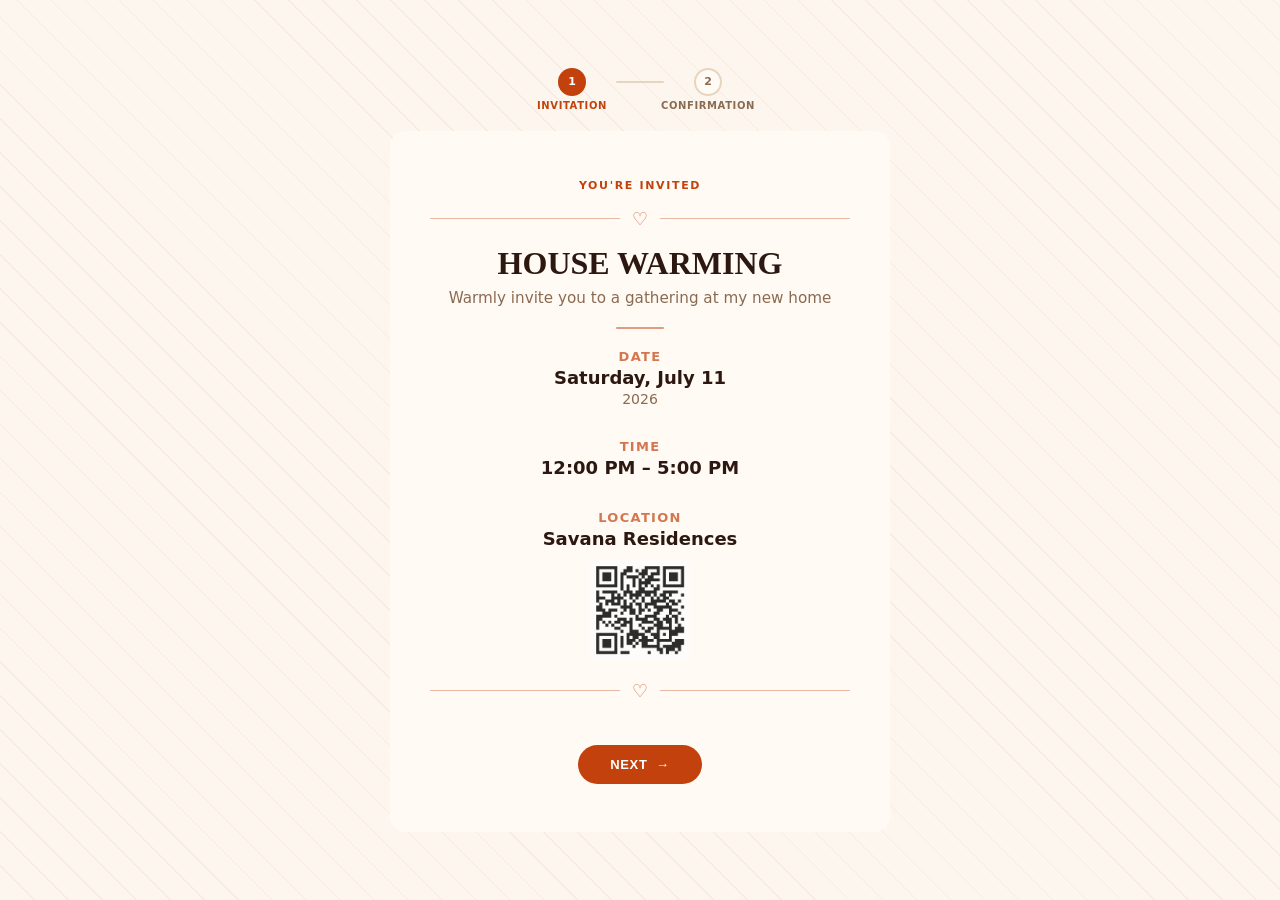
<file: index.html>
<!DOCTYPE html>
<html lang="en">
<head>
  <meta charset="UTF-8">
  <meta name="viewport" content="width=device-width, initial-scale=1.0">
  <title>You're Invited</title>
  <link rel="stylesheet" href="style.css">
</head>
<body>

<div class="stepper" id="stepper" role="list" aria-label="Progress">
  <div class="step active" id="step-1" role="listitem" aria-current="step">
    <div class="step-dot">1</div>
    <div class="step-label">Invitation</div>
  </div>
  <div class="step-connector" id="step-connector" aria-hidden="true"></div>
  <div class="step" id="step-2" role="listitem">
    <div class="step-dot">2</div>
    <div class="step-label">Confirmation</div>
  </div>
</div>

<div class="stage">
  <div class="slider" id="slider">

    <!-- ── Screen 1: Invitation ── -->
    <div class="screen">
      <div class="card">
        <div class="card-tag">You're Invited</div>

        <div class="ornament"><span class="ornament-icon" aria-hidden="true">♡</span></div>

        <h1 class="card-title">HOUSE WARMING</h1>
        <div class="card-subtitle">Warmly invite you to a gathering at my new home</div>

        <div class="card-divider"></div>

        <div class="card-detail-row">
          <div class="card-detail">
            <div class="card-detail-label">Date</div>
            <div class="card-detail-value">Saturday, July 11</div>
            <div class="card-detail-sub">2026</div>
          </div>
          <div class="card-detail">
            <div class="card-detail-label">Time</div>
            <div class="card-detail-value">12:00 PM – 5:00 PM</div>
          </div>
          <div class="card-detail">
            <div class="card-detail-label">Location</div>
            <div class="card-detail-value">Savana Residences</div>
            <a href="https://maps.app.goo.gl/u3qArFkxS1By2aj66" target="_blank">
              <img src="qrcode.png" alt="Location QR Code" class="qr-img" onerror="this.style.display='none';this.nextElementSibling.style.display='block'">
            </a>
            <a href="https://maps.app.goo.gl/u3qArFkxS1By2aj66" target="_blank" class="qr-fallback" style="display:none">View on Google Maps</a>
          </div>
        </div>

        <div class="ornament"><span class="ornament-icon" aria-hidden="true">♡</span></div>

        <button class="card-rsvp-btn" onclick="goToRsvp()">
          Next &nbsp;→
        </button>
      </div>
    </div>

    <!-- ── Screen 2: RSVP ── -->
    <div class="screen">
      <div class="card">
        <button class="rsvp-back" onclick="goToInvite()">← Back to invitation</button>

        <div class="ornament"><span class="ornament-icon" aria-hidden="true">♡</span></div>
        <h2 class="rsvp-card-title">Will you be joining us?</h2>
        <div class="rsvp-card-sub">Please confirm your attendance by filling in the details below.</div>

        <form id="rsvp-form-body" onsubmit="submitRsvp(); return false;">
          <div class="rsvp-fields">

            <fieldset class="rsvp-field" style="border:none;padding:0;min-width:0">
              <legend class="rsvp-label">Attendance</legend>
              <div class="rsvp-attend-row">
                <label class="rsvp-attend-opt">
                  <input type="radio" name="attend" value="yes" checked>
                  <span class="rsvp-attend-label">✓ &nbsp;Joyfully accepts</span>
                </label>
                <label class="rsvp-attend-opt">
                  <input type="radio" name="attend" value="no">
                  <span class="rsvp-attend-label">✕ &nbsp;Regretfully declines</span>
                </label>
              </div>
            </fieldset>

            <div class="rsvp-field">
              <label class="rsvp-label" for="rsvp-name">Guest name</label>
              <input id="rsvp-name" class="rsvp-input" type="text" placeholder="Your full name">
            </div>

            <div class="rsvp-field" id="field-guests">
              <label class="rsvp-label" for="rsvp-guests">Total attendees</label>
              <input id="rsvp-guests" class="rsvp-input" type="number" min="1" max="20" placeholder="e.g. 2">
            </div>

            <div class="rsvp-field" id="field-arrive">
              <label class="rsvp-label" for="rsvp-arrive">Estimated arrival time</label>
              <input id="rsvp-arrive" class="rsvp-input" type="time" value="12:00">
            </div>

          </div>

          <button type="submit" class="rsvp-submit" id="rsvp-submit-btn">
            <span class="btn-text">Confirm</span>
          </button>
          <p id="rsvp-error" role="alert" style="display:none;color:var(--accent);text-align:center;margin-top:.75rem;font-size:.9rem;">Something went wrong — please try again.</p>
        </form>

        <!-- success / decline screen -->
        <div class="rsvp-confirm" id="rsvp-confirm">
          <div class="confetti-wrap" id="confetti-wrap" aria-hidden="true"></div>

          <svg class="success-icon" id="success-icon" viewBox="0 0 52 52" fill="none" aria-hidden="true">
            <circle cx="26" cy="26" r="24"/>
            <path d="M15 27 l8 8 l14-16"/>
          </svg>

          <div class="success-title" id="success-title" tabindex="-1">You're confirmed!</div>
          <p class="success-msg" id="rsvp-confirm-msg">We look forward to celebrating with you.</p>
          <div class="success-pills" id="success-pills"></div>
          <button class="rsvp-edit-link" onclick="editRsvp()">Edit response</button>
        </div>

      </div>
    </div>

  </div><!-- /slider -->
</div><!-- /stage -->

<script src="script.js"></script>
</body>
</html>
</file>
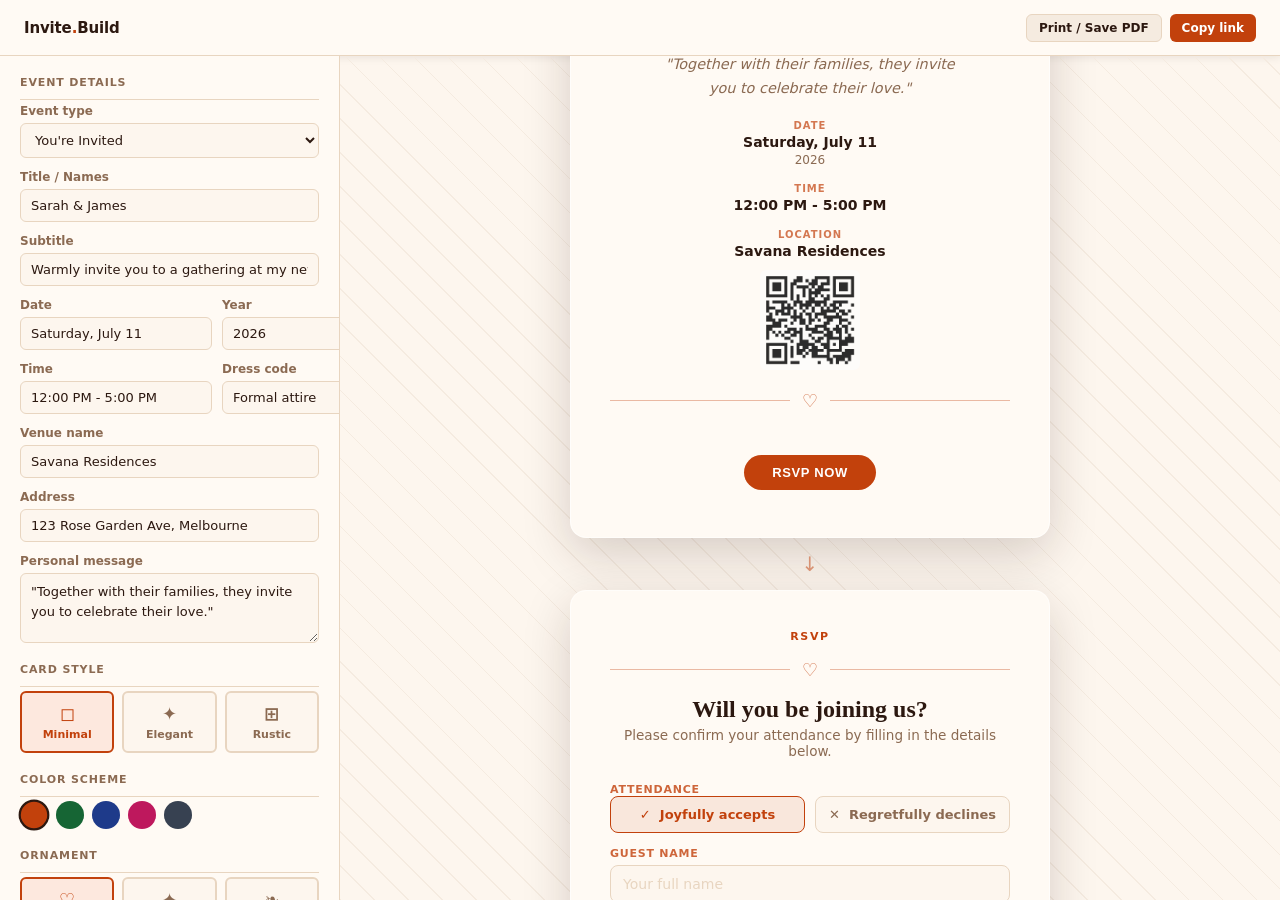
<file: builder.html>
<!DOCTYPE html>
<html lang="en">
<head>
  <meta charset="UTF-8">
  <meta name="viewport" content="width=device-width, initial-scale=1.0">
  <title>Invitation Builder</title>
  <style>
    *, *::before, *::after { box-sizing: border-box; margin: 0; padding: 0; }

    /* ── Warm & Earthy tokens ── */
    :root {
      --bg:           #fdf6ee;
      --surface:      #fffaf4;
      --subtle:       #f5ebe0;
      --border:       #e8d5c0;
      --text:         #2c1810;
      --text-muted:   #8b6a52;
      --accent:       #c2410c;
      --accent-h:     #9a3412;
      --accent-light: #fde8de;
      --radius-sm:    6px;
      --radius:       12px;
      --radius-lg:    20px;
      --shadow:       0 2px 8px rgb(44 24 16/.08);
      --shadow-md:    0 6px 20px rgb(44 24 16/.12);
      --shadow-lg:    0 16px 48px rgb(44 24 16/.18);
    }

    body {
      font-family: system-ui, -apple-system, sans-serif;
      background: var(--bg);
      color: var(--text);
      min-height: 100vh;
      display: grid;
      grid-template-rows: 56px 1fr;
    }

    /* ── Header ── */
    header {
      display: flex;
      align-items: center;
      justify-content: space-between;
      padding: 0 24px;
      background: var(--surface);
      border-bottom: 1px solid var(--border);
      box-shadow: var(--shadow);
    }
    .brand { font-weight: 700; font-size: 15px; color: var(--text); letter-spacing: -.01em; }
    .brand span { color: var(--accent); }
    .header-actions { display: flex; gap: 8px; }

    /* ── Layout ── */
    .workspace {
      display: grid;
      grid-template-columns: 340px 1fr;
      overflow: hidden;
      height: calc(100vh - 56px);
    }

    /* ── Editor panel ── */
    .editor {
      background: var(--surface);
      border-right: 1px solid var(--border);
      overflow-y: auto;
      padding: 20px;
      display: flex;
      flex-direction: column;
      gap: 20px;
    }

    .section-head {
      font-size: 11px;
      font-weight: 700;
      letter-spacing: .08em;
      text-transform: uppercase;
      color: var(--text-muted);
      padding-bottom: 10px;
      border-bottom: 1px solid var(--border);
      margin-bottom: 4px;
    }

    .field-group { display: flex; flex-direction: column; gap: 12px; }

    .field { display: flex; flex-direction: column; gap: 5px; }
    label { font-size: 12px; font-weight: 600; color: var(--text-muted); }
    input, textarea, select {
      padding: 8px 10px;
      border: 1px solid var(--border);
      border-radius: var(--radius-sm);
      background: var(--bg);
      color: var(--text);
      font-size: 13px;
      font-family: inherit;
      outline: none;
      transition: border-color 150ms, box-shadow 150ms;
    }
    input:focus, textarea:focus, select:focus {
      border-color: var(--accent);
      box-shadow: 0 0 0 3px color-mix(in srgb, var(--accent) 15%, transparent);
    }
    input::placeholder, textarea::placeholder { color: var(--border); }
    textarea { resize: vertical; min-height: 70px; line-height: 1.5; }

    .row-2 { display: grid; grid-template-columns: 1fr 1fr; gap: 10px; }

    /* ── Style picker ── */
    .style-grid { display: grid; grid-template-columns: repeat(3, 1fr); gap: 8px; }
    .style-opt {
      position: relative;
      cursor: pointer;
    }
    .style-opt input {
      position: absolute;
      opacity: 0;
      width: 1px; height: 1px;
      overflow: hidden; clip: rect(0,0,0,0); white-space: nowrap;
    }
    .style-opt input:focus-visible + .style-thumb {
      outline: 2px solid var(--accent);
      outline-offset: 2px;
    }
    .style-thumb {
      display: flex;
      flex-direction: column;
      align-items: center;
      justify-content: center;
      gap: 4px;
      padding: 10px 6px;
      border: 2px solid var(--border);
      border-radius: var(--radius-sm);
      font-size: 11px;
      font-weight: 600;
      color: var(--text-muted);
      background: var(--bg);
      cursor: pointer;
      transition: border-color 150ms, color 150ms, background 150ms;
      text-align: center;
    }
    .style-thumb .thumb-icon { font-size: 18px; }
    .style-opt input:checked + .style-thumb {
      border-color: var(--accent);
      color: var(--accent);
      background: var(--accent-light);
    }

    /* ── Color swatch picker ── */
    .swatch-row { display: flex; gap: 8px; flex-wrap: wrap; }
    .swatch {
      width: 28px; height: 28px;
      border-radius: 50%;
      cursor: pointer;
      border: 2px solid transparent;
      transition: transform 150ms, border-color 150ms;
      padding: 0;
    }
    .swatch:hover { transform: scale(1.15); }
    .swatch.active { border-color: var(--text); transform: scale(1.1); }

    /* ── Buttons ── */
    .btn {
      display: inline-flex; align-items: center; gap: 6px;
      padding: 8px 16px;
      border-radius: var(--radius-sm);
      font-size: 13px; font-weight: 600;
      cursor: pointer; border: none;
      transition: background 150ms, transform 80ms;
      font-family: inherit;
    }
    .btn:active { transform: translateY(1px); }
    .btn-primary { background: var(--accent); color: #fff; }
    .btn-primary:hover { background: var(--accent-h); }
    .btn-secondary { background: var(--subtle); color: var(--text); border: 1px solid var(--border); }
    .btn-secondary:hover { background: var(--border); }
    .btn-sm { padding: 6px 12px; font-size: 12px; }
    .btn-full { width: 100%; justify-content: center; }

    /* ── Preview panel ── */
    .preview {
      display: flex;
      flex-direction: column;
      align-items: center;
      justify-content: center;
      padding: 40px 32px;
      overflow-y: auto;
      gap: 16px;
      background: repeating-linear-gradient(
        45deg,
        var(--subtle) 0px, var(--subtle) 1px,
        transparent 1px, transparent 24px
      );
    }

    .preview-label {
      font-size: 11px; font-weight: 600;
      letter-spacing: .08em; text-transform: uppercase;
      color: var(--text-muted);
    }

    /* ── The invitation card ── */
    .card-wrap {
      width: 100%;
      max-width: 480px;
      perspective: 1000px;
    }

    .invite-card {
      background: var(--card-bg, #fffaf4);
      border-radius: 16px;
      box-shadow: var(--shadow-lg);
      padding: 48px 40px;
      text-align: center;
      position: relative;
      overflow: hidden;
      transition: transform 400ms cubic-bezier(.25,.8,.25,1);
    }
    .invite-card:hover { transform: translateY(-4px); }

    /* decorative top border */
    .invite-card::before {
      content: '';
      position: absolute;
      inset: 0;
      border-radius: 16px;
      border: 1px solid rgba(255,255,255,.6);
      pointer-events: none;
    }

    /* Ornament line */
    .ornament {
      display: flex; align-items: center; gap: 12px;
      margin: 16px 0;
      color: var(--card-accent, #c2410c);
    }
    .ornament::before, .ornament::after {
      content: ''; flex: 1;
      height: 1px;
      background: currentColor;
      opacity: .35;
    }
    .ornament-icon { font-size: 18px; opacity: .7; }

    .card-tag {
      font-size: 11px; font-weight: 700;
      letter-spacing: .15em; text-transform: uppercase;
      color: var(--card-accent, #c2410c);
      margin-bottom: 10px;
    }

    .card-title {
      font-size: 2rem; font-weight: 700;
      line-height: 1.15;
      color: var(--card-text, #2c1810);
      margin-bottom: 8px;
      font-family: Georgia, 'Times New Roman', serif;
    }

    .card-subtitle {
      font-size: .95rem;
      color: var(--card-muted, #8b6a52);
      margin-bottom: 4px;
    }

    .card-divider {
      margin: 20px auto;
      width: 48px; height: 2px;
      background: var(--card-accent, #c2410c);
      border-radius: 99px;
      opacity: .5;
    }

    .card-detail-row {
      display: flex; flex-direction: column; align-items: center; gap: 16px;
      margin: 20px 0;
    }
    .card-detail {
      display: flex; flex-direction: column; gap: 3px;
    }
    .card-detail-label {
      font-size: 10px; font-weight: 700;
      letter-spacing: .1em; text-transform: uppercase;
      color: var(--card-accent, #c2410c);
      opacity: .7;
    }
    .card-detail-value {
      font-size: 14px; font-weight: 600;
      color: var(--card-text, #2c1810);
    }
    .card-detail-sub {
      font-size: 12px;
      color: var(--card-muted, #8b6a52);
    }

    .card-message {
      font-size: .9rem;
      line-height: 1.65;
      color: var(--card-muted, #8b6a52);
      font-style: italic;
      max-width: 320px;
      margin: 0 auto;
    }

    .card-rsvp {
      display: inline-flex; align-items: center;
      margin-top: 28px;
      padding: 10px 28px;
      background: var(--card-accent, #c2410c);
      color: #fff;
      border-radius: 99px;
      font-size: 13px; font-weight: 700;
      letter-spacing: .05em; text-transform: uppercase;
      border: none; cursor: pointer;
      transition: opacity 150ms, transform 100ms;
    }
    .card-rsvp:hover { opacity: .88; transform: scale(1.03); }

    /* ── RSVP form card ── */
    .rsvp-card {
      background: var(--card-bg, #fffaf4);
      border-radius: 16px;
      box-shadow: var(--shadow-lg);
      padding: 40px 40px 44px;
      text-align: center;
      position: relative;
      overflow: hidden;
    }
    .rsvp-card::before {
      content: '';
      position: absolute;
      inset: 0;
      border-radius: 16px;
      border: 1px solid rgba(255,255,255,.6);
      pointer-events: none;
    }
    .rsvp-card-tag {
      font-size: 11px; font-weight: 700;
      letter-spacing: .15em; text-transform: uppercase;
      color: var(--card-accent, #c2410c);
      margin-bottom: 8px;
    }
    .rsvp-card-title {
      font-size: 1.5rem; font-weight: 700;
      color: var(--card-text, #2c1810);
      font-family: Georgia, 'Times New Roman', serif;
      margin-bottom: 4px;
    }
    .rsvp-card-sub {
      font-size: .85rem;
      color: var(--card-muted, #8b6a52);
      margin-bottom: 24px;
    }
    .rsvp-fields {
      display: flex; flex-direction: column; gap: 14px;
      text-align: left;
    }
    .rsvp-field { display: flex; flex-direction: column; gap: 5px; }
    .rsvp-label {
      font-size: 11px; font-weight: 700;
      letter-spacing: .07em; text-transform: uppercase;
      color: var(--card-accent, #c2410c);
      opacity: .8;
    }
    .rsvp-input {
      padding: 10px 12px;
      border: 1.5px solid var(--border);
      border-radius: 8px;
      background: var(--bg);
      color: var(--card-text, #2c1810);
      font-size: 14px;
      font-family: inherit;
      outline: none;
      transition: border-color 150ms, box-shadow 150ms;
    }
    .rsvp-input:focus {
      border-color: var(--card-accent, #c2410c);
      box-shadow: 0 0 0 3px color-mix(in srgb, var(--card-accent, #c2410c) 15%, transparent);
    }
    .rsvp-input::placeholder { color: var(--border); }
    .rsvp-attend-row {
      display: grid; grid-template-columns: 1fr 1fr; gap: 10px;
    }
    .rsvp-attend-opt { position: relative; }
    .rsvp-attend-opt input {
      position: absolute;
      opacity: 0;
      width: 1px; height: 1px;
      overflow: hidden; clip: rect(0,0,0,0); white-space: nowrap;
    }
    .rsvp-attend-opt input:focus-visible + .rsvp-attend-label {
      outline: 2px solid var(--accent);
      outline-offset: 2px;
    }
    .rsvp-attend-label {
      display: flex; align-items: center; justify-content: center; gap: 6px;
      padding: 10px;
      border: 1.5px solid var(--border);
      border-radius: 8px;
      font-size: 13px; font-weight: 600;
      color: var(--card-muted, #8b6a52);
      cursor: pointer;
      transition: border-color 150ms, color 150ms, background 150ms;
      background: var(--bg);
    }
    .rsvp-attend-opt input:checked + .rsvp-attend-label {
      border-color: var(--card-accent, #c2410c);
      color: var(--card-accent, #c2410c);
      background: color-mix(in srgb, var(--card-accent, #c2410c) 10%, transparent);
    }
    .rsvp-submit {
      width: 100%;
      margin-top: 20px;
      padding: 12px;
      background: var(--card-accent, #c2410c);
      color: #fff;
      border: none; border-radius: 99px;
      font-size: 13px; font-weight: 700;
      letter-spacing: .06em; text-transform: uppercase;
      cursor: pointer;
      position: relative;
      overflow: hidden;
      transition: opacity 150ms, transform 100ms;
    }
    .rsvp-submit:hover:not(:disabled) { opacity: .88; }
    .rsvp-submit:active { transform: scale(.98); }
    .rsvp-submit:disabled { opacity: .7; cursor: not-allowed; }

    /* Button loading spinner */
    .rsvp-submit .btn-text { transition: opacity 200ms; }
    .rsvp-submit.loading .btn-text { opacity: 0; }
    .rsvp-submit::after {
      content: '';
      position: absolute;
      inset: 0; margin: auto;
      width: 18px; height: 18px;
      border: 2px solid rgba(255,255,255,.35);
      border-top-color: #fff;
      border-radius: 50%;
      opacity: 0;
      transform: scale(.6);
      transition: opacity 150ms, transform 150ms;
    }
    .rsvp-submit.loading::after {
      opacity: 1;
      transform: scale(1);
      animation: spin 700ms linear infinite;
    }
    @keyframes spin { to { transform: rotate(360deg); } }

    /* ── Success screen ── */
    .rsvp-confirm {
      display: none;
      flex-direction: column; align-items: center;
      padding: 8px 0 16px;
      position: relative;
    }

    /* Confetti particles */
    .confetti-wrap {
      position: absolute;
      inset: 0; pointer-events: none;
      overflow: hidden;
      border-radius: 16px;
    }
    .confetti-wrap span {
      position: absolute;
      top: 30%;
      width: 7px; height: 7px;
      border-radius: 2px;
      opacity: 0;
      animation: confettiBurst 900ms ease-out forwards;
    }
    @keyframes confettiBurst {
      0%   { opacity: 1; transform: translate(0,0) rotate(0deg) scale(1); }
      100% { opacity: 0; transform: translate(var(--tx), var(--ty)) rotate(var(--r)) scale(.5); }
    }

    /* SVG checkmark circle */
    .success-icon {
      width: 72px; height: 72px;
      margin-bottom: 16px;
      animation: popIn 400ms cubic-bezier(.34,1.56,.64,1) both;
    }
    @keyframes popIn {
      0%   { transform: scale(0); opacity: 0; }
      100% { transform: scale(1); opacity: 1; }
    }
    .success-icon circle {
      fill: color-mix(in srgb, var(--card-accent, #c2410c) 12%, transparent);
      stroke: var(--card-accent, #c2410c);
      stroke-width: 1.5;
    }
    .success-icon path {
      fill: none;
      stroke: var(--card-accent, #c2410c);
      stroke-width: 3;
      stroke-linecap: round;
      stroke-linejoin: round;
      stroke-dasharray: 36;
      stroke-dashoffset: 36;
      animation: drawCheck 450ms 300ms cubic-bezier(.65,0,.35,1) forwards;
    }
    @keyframes drawCheck {
      to { stroke-dashoffset: 0; }
    }

    /* declined X icon */
    .success-icon.declined circle {
      fill: color-mix(in srgb, #6b7280 12%, transparent);
      stroke: #6b7280;
    }
    .success-icon.declined path { stroke: #6b7280; }

    /* Success content staggered fade-up */
    .rsvp-confirm > *:not(.confetti-wrap) {
      animation: fadeUp 380ms ease both;
    }
    .rsvp-confirm .success-icon   { animation-delay: 0ms; }
    .rsvp-confirm .success-title  { animation-delay: 80ms; }
    .rsvp-confirm .success-msg    { animation-delay: 140ms; }
    .rsvp-confirm .success-pills  { animation-delay: 200ms; }
    .rsvp-confirm .rsvp-edit-link { animation-delay: 260ms; }
    @keyframes fadeUp {
      0%   { opacity: 0; transform: translateY(12px); }
      100% { opacity: 1; transform: translateY(0); }
    }
    @keyframes shakeField {
      0%,100% { transform: translateX(0); border-color: var(--error, #be123c); }
      20%,60%  { transform: translateX(-6px); }
      40%,80%  { transform: translateX(6px); }
    }

    .success-title {
      font-size: 1.4rem; font-weight: 700;
      color: var(--card-text, #2c1810);
      font-family: Georgia, 'Times New Roman', serif;
      margin-bottom: 6px;
    }
    .success-msg {
      font-size: .875rem;
      color: var(--card-muted, #8b6a52);
      line-height: 1.65;
      max-width: 280px;
    }
    .success-pills {
      display: flex; flex-wrap: wrap; justify-content: center; gap: 8px;
      margin-top: 12px;
    }
    .success-pill {
      display: inline-flex; align-items: center; gap: 5px;
      padding: 5px 12px;
      background: color-mix(in srgb, var(--card-accent, #c2410c) 10%, transparent);
      border: 1px solid color-mix(in srgb, var(--card-accent, #c2410c) 25%, transparent);
      border-radius: 99px;
      font-size: 12px; font-weight: 600;
      color: var(--card-accent, #c2410c);
    }
    .rsvp-edit-link {
      font-size: 12px;
      color: var(--card-muted, #8b6a52);
      text-decoration: underline;
      cursor: pointer;
      border: none; background: none;
      font-family: inherit;
      margin-top: 16px;
    }
    .rsvp-edit-link:hover { color: var(--card-accent, #c2410c); }

    /* connector arrow between cards */
    .cards-connector {
      display: flex; flex-direction: column; align-items: center; gap: 4px;
      color: var(--card-accent, #c2410c);
      opacity: .5;
      font-size: 20px;
    }
    .cards-connector span { display: block; line-height: 1; }

    /* Style variant overrides for rsvp-card */
    body.style-rustic .rsvp-card {
      border: 3px solid var(--card-accent, #c2410c);
      border-radius: 4px;
    }
    body.style-elegant .rsvp-card {
      background: linear-gradient(135deg, #fffaf4 0%, #fde8de 100%);
    }

    /* ── Style variants ── */
    body.style-elegant .invite-card {
      background: linear-gradient(135deg, #fffaf4 0%, #fde8de 100%);
      padding: 56px 48px;
    }
    body.style-elegant .card-title { font-size: 2.4rem; }
    body.style-elegant .ornament { margin: 20px 0; }

    body.style-rustic .invite-card {
      background: var(--card-bg, #fffaf4);
      border: 3px solid var(--card-accent, #c2410c);
      border-radius: 4px;
    }
    body.style-rustic .invite-card::after {
      content: '';
      position: absolute;
      inset: 6px;
      border: 1px solid var(--card-accent, #c2410c);
      border-radius: 0;
      pointer-events: none;
      opacity: .3;
    }
    body.style-rustic .card-title { font-family: Georgia, serif; letter-spacing: .02em; }

    /* ── Color schemes ── */
    .scheme-terracotta { --card-bg: #fffaf4; --card-accent: #c2410c; --card-text: #2c1810; --card-muted: #8b6a52; }
    .scheme-forest     { --card-bg: #f4faf5; --card-accent: #166534; --card-text: #14301a; --card-muted: #4a7c59; }
    .scheme-navy       { --card-bg: #f4f6fa; --card-accent: #1e3a8a; --card-text: #0f1b3c; --card-muted: #4a5680; }
    .scheme-rose       { --card-bg: #fdf4f7; --card-accent: #be185d; --card-text: #3d0f23; --card-muted: #8b4a66; }
    .scheme-slate      { --card-bg: #f4f6f8; --card-accent: #374151; --card-text: #111827; --card-muted: #6b7280; }

    /* ── Print ── */
    @media print {
      body { background: white; }
      header, .editor, .preview-label { display: none !important; }
      .workspace { display: block; }
      .preview { background: white; padding: 0; }
      .card-wrap { max-width: 100%; }
      .invite-card { box-shadow: none; }
    }

    /* ── Scrollbar ── */
    .editor::-webkit-scrollbar { width: 4px; }
    .editor::-webkit-scrollbar-track { background: transparent; }
    .editor::-webkit-scrollbar-thumb { background: var(--border); border-radius: 99px; }
  </style>
</head>
<body class="style-minimal scheme-terracotta">

<header>
  <div class="brand">Invite<span>.</span>Build</div>
  <div class="header-actions">
    <button class="btn btn-secondary btn-sm" onclick="window.print()">Print / Save PDF</button>
    <button class="btn btn-primary btn-sm" onclick="copyLink()">Copy link</button>
  </div>
</header>

<div class="workspace">

  <!-- ── Editor ── -->
  <aside class="editor">

    <div>
      <div class="section-head">Event details</div>
      <div class="field-group">
        <div class="field">
          <label for="tag">Event type</label>
          <select id="tag" oninput="sync('tag','card-tag')">
            <option value="You're Invited">You're Invited</option>
            <option value="Wedding Invitation">Wedding Invitation</option>
            <option value="Birthday Celebration">Birthday Celebration</option>
            <option value="Baby Shower">Baby Shower</option>
            <option value="Graduation Party">Graduation Party</option>
            <option value="Holiday Gathering">Holiday Gathering</option>
            <option value="Dinner Party">Dinner Party</option>
            <option value="Corporate Event">Corporate Event</option>
          </select>
        </div>
        <div class="field">
          <label for="title">Title / Names</label>
          <input id="title" type="text" placeholder="Sarah & James" value="Sarah & James" oninput="sync('title','card-title')">
        </div>
        <div class="field">
          <label for="subtitle">Subtitle</label>
          <input id="subtitle" type="text" placeholder="Warmly invite you to a gathering at my new home" value="Warmly invite you to a gathering at my new home" oninput="sync('subtitle','card-subtitle')">
        </div>
        <div class="row-2">
          <div class="field">
            <label for="date">Date</label>
            <input id="date" type="text" placeholder="Saturday, July 11" value="Saturday, July 11" oninput="sync('date','card-date')">
          </div>
          <div class="field">
            <label for="year">Year</label>
            <input id="year" type="text" placeholder="2026" value="2026" oninput="sync('year','card-year')">
          </div>
        </div>
        <div class="row-2">
          <div class="field">
            <label for="time">Time</label>
            <input id="time" type="text" placeholder="12:00 PM - 5:00 PM" value="12:00 PM - 5:00 PM" oninput="sync('time','card-time')">
          </div>
          <div class="field">
            <label for="dress">Dress code</label>
            <input id="dress" type="text" placeholder="Formal attire" value="Formal attire" oninput="sync('dress','card-dress')">
          </div>
        </div>
        <div class="field">
          <label for="venue">Venue name</label>
          <input id="venue" type="text" placeholder="Savana Residences" value="Savana Residences" oninput="sync('venue','card-venue')">
        </div>
        <div class="field">
          <label for="address">Address</label>
          <input id="address" type="text" placeholder="123 Rose Garden Ave, Melbourne" value="123 Rose Garden Ave, Melbourne" oninput="sync('address','card-address')">
        </div>
        <div class="field">
          <label for="message">Personal message</label>
          <textarea id="message" oninput="sync('message','card-message')">"Together with their families, they invite you to celebrate their love."</textarea>
        </div>
      </div>
    </div>

    <div>
      <div class="section-head">Card style</div>
      <div class="style-grid">
        <label class="style-opt">
          <input type="radio" name="style" value="style-minimal" checked onchange="setStyle(this.value)">
          <div class="style-thumb"><span class="thumb-icon">◻</span>Minimal</div>
        </label>
        <label class="style-opt">
          <input type="radio" name="style" value="style-elegant" onchange="setStyle(this.value)">
          <div class="style-thumb"><span class="thumb-icon">✦</span>Elegant</div>
        </label>
        <label class="style-opt">
          <input type="radio" name="style" value="style-rustic" onchange="setStyle(this.value)">
          <div class="style-thumb"><span class="thumb-icon">⊞</span>Rustic</div>
        </label>
      </div>
    </div>

    <div>
      <div class="section-head">Color scheme</div>
      <div class="swatch-row">
        <button class="swatch active" style="background:#c2410c" title="Terracotta" onclick="setScheme('terracotta',this)"></button>
        <button class="swatch" style="background:#166534" title="Forest" onclick="setScheme('forest',this)"></button>
        <button class="swatch" style="background:#1e3a8a" title="Navy" onclick="setScheme('navy',this)"></button>
        <button class="swatch" style="background:#be185d" title="Rose" onclick="setScheme('rose',this)"></button>
        <button class="swatch" style="background:#374151" title="Slate" onclick="setScheme('slate',this)"></button>
      </div>
    </div>

    <div>
      <div class="section-head">Ornament</div>
      <div class="style-grid">
        <label class="style-opt">
          <input type="radio" name="ornament" value="♡" checked onchange="setOrnament(this.value)">
          <div class="style-thumb"><span class="thumb-icon">♡</span>Heart</div>
        </label>
        <label class="style-opt">
          <input type="radio" name="ornament" value="✦" onchange="setOrnament(this.value)">
          <div class="style-thumb"><span class="thumb-icon">✦</span>Star</div>
        </label>
        <label class="style-opt">
          <input type="radio" name="ornament" value="❧" onchange="setOrnament(this.value)">
          <div class="style-thumb"><span class="thumb-icon">❧</span>Floral</div>
        </label>
        <label class="style-opt">
          <input type="radio" name="ornament" value="◆" onchange="setOrnament(this.value)">
          <div class="style-thumb"><span class="thumb-icon">◆</span>Diamond</div>
        </label>
        <label class="style-opt">
          <input type="radio" name="ornament" value="〜" onchange="setOrnament(this.value)">
          <div class="style-thumb"><span class="thumb-icon">〜</span>Wave</div>
        </label>
        <label class="style-opt">
          <input type="radio" name="ornament" value="•" onchange="setOrnament(this.value)">
          <div class="style-thumb"><span class="thumb-icon">•</span>Dot</div>
        </label>
      </div>
    </div>

  </aside>

  <!-- ── Preview ── -->
  <main class="preview">
    <div class="preview-label">Live preview</div>

    <div class="card-wrap">
      <div class="invite-card">
        <div id="card-tag" class="card-tag">You're Invited</div>

        <div class="ornament">
          <span id="card-ornament" class="ornament-icon">♡</span>
        </div>

        <h1 id="card-title" class="card-title">Sarah &amp; James</h1>
        <div id="card-subtitle" class="card-subtitle">Warmly invite you to a gathering at my new home</div>

        <div class="card-divider"></div>

        <p id="card-message" class="card-message">"Together with their families, they invite you to celebrate their love."</p>

        <div class="card-detail-row">
          <div class="card-detail">
            <div class="card-detail-label">Date</div>
            <div id="card-date" class="card-detail-value">Saturday, July 11</div>
            <div id="card-year" class="card-detail-sub">2026</div>
          </div>
          <div class="card-detail">
            <div class="card-detail-label">Time</div>
            <div id="card-time" class="card-detail-value">12:00 PM - 5:00 PM</div>
          </div>
          <div class="card-detail">
            <div class="card-detail-label">Location</div>
            <div id="card-venue" class="card-detail-value">Savana Residences</div>
            <img src="qrcode.png" alt="Location QR Code" style="width:100px;height:100px;margin-top:8px;border-radius:6px;display:block;margin-left:auto;margin-right:auto;">
          </div>
        </div>

        <div class="ornament">
          <span class="ornament-ref ornament-icon">♡</span>
        </div>

        <button class="card-rsvp" onclick="scrollToRsvp()">RSVP Now</button>
      </div>
    </div>

    <!-- connector -->
    <div class="cards-connector" aria-hidden="true">
      <span>↓</span>
    </div>

    <!-- ── RSVP form card ── -->
    <div class="card-wrap" id="rsvp-section">
      <div class="rsvp-card">
        <div class="rsvp-card-tag">RSVP</div>
        <div class="ornament">
          <span class="ornament-ref ornament-icon">♡</span>
        </div>
        <h2 class="rsvp-card-title">Will you be joining us?</h2>
        <div class="rsvp-card-sub">Please confirm your attendance by filling in the details below.</div>

        <div id="rsvp-form-body">
          <div class="rsvp-fields">

            <fieldset class="rsvp-field" style="border:none;padding:0;min-width:0">
              <legend class="rsvp-label">Attendance</legend>
              <div class="rsvp-attend-row">
                <label class="rsvp-attend-opt">
                  <input type="radio" name="attend" value="yes" checked>
                  <span class="rsvp-attend-label">✓ &nbsp;Joyfully accepts</span>
                </label>
                <label class="rsvp-attend-opt">
                  <input type="radio" name="attend" value="no">
                  <span class="rsvp-attend-label">✕ &nbsp;Regretfully declines</span>
                </label>
              </div>
            </fieldset>

            <div class="rsvp-field">
              <label class="rsvp-label" for="rsvp-name">Guest name</label>
              <input id="rsvp-name" class="rsvp-input" type="text" placeholder="Your full name">
            </div>

            <div class="rsvp-field">
              <label class="rsvp-label" for="rsvp-guests">Total attendees</label>
              <input id="rsvp-guests" class="rsvp-input" type="number" min="1" max="20" placeholder="e.g. 2">
            </div>

            <div class="rsvp-field">
              <label class="rsvp-label" for="rsvp-arrive">Estimated arrival time</label>
              <input id="rsvp-arrive" class="rsvp-input" type="time" value="16:00">
            </div>

          </div>

          <button class="rsvp-submit" id="rsvp-submit-btn" onclick="submitRsvp()">
            <span class="btn-text">Confirm</span>
          </button>
        </div>

        <!-- success screen (hidden until submit) -->
        <div class="rsvp-confirm" id="rsvp-confirm">
          <div class="confetti-wrap" id="confetti-wrap"></div>

          <svg class="success-icon" id="success-icon" viewBox="0 0 52 52" fill="none" xmlns="http://www.w3.org/2000/svg">
            <circle cx="26" cy="26" r="24"/>
            <path d="M15 27 l8 8 l14-16"/>
          </svg>

          <div class="success-title" id="success-title" tabindex="-1">You're confirmed!</div>
          <p class="success-msg" id="rsvp-confirm-msg">We look forward to celebrating with you.</p>
          <div class="success-pills" id="success-pills"></div>
          <button class="rsvp-edit-link" onclick="editRsvp()">Edit response</button>
        </div>
      </div>
    </div>

  </main>

</div>

<script>
  // Live sync editor → card
  function sync(inputId, cardId) {
    const val = document.getElementById(inputId).value;
    const el  = document.getElementById(cardId);
    if (el) el.textContent = val;
  }

  // Style switcher
  const STYLES = ['style-minimal','style-elegant','style-rustic'];
  function setStyle(cls) {
    document.body.classList.remove(...STYLES);
    document.body.classList.add(cls);
  }

  // Color scheme
  function setScheme(name, swatch) {
    document.body.className = document.body.className.replace(/scheme-\w+/, `scheme-${name}`);
    document.querySelectorAll('.swatch').forEach(s => s.classList.remove('active'));
    swatch.classList.add('active');
  }

  // Ornament
  function setOrnament(char) {
    document.querySelectorAll('#card-ornament, .ornament-ref').forEach(el => el.textContent = char);
  }

  // Scroll to RSVP card
  function scrollToRsvp() {
    document.getElementById('rsvp-section').scrollIntoView({ behavior: 'smooth', block: 'center' });
  }

  // Submit RSVP
  function submitRsvp() {
    const name   = document.getElementById('rsvp-name').value.trim();
    const guests = document.getElementById('rsvp-guests').value.trim();
    const arrive = document.getElementById('rsvp-arrive').value;
    const attend = document.querySelector('input[name="attend"]:checked').value;

    if (!name)   { shake(document.getElementById('rsvp-name'));   return; }
    if (!guests) { shake(document.getElementById('rsvp-guests')); return; }

    const btn = document.getElementById('rsvp-submit-btn');
    btn.classList.add('loading');
    btn.disabled = true;

    setTimeout(() => {
      // Format arrival time 12h
      let arriveStr = arrive;
      if (arrive) {
        const [h, m] = arrive.split(':').map(Number);
        arriveStr = `${h % 12 || 12}:${String(m).padStart(2,'0')} ${h >= 12 ? 'PM' : 'AM'}`;
      }

      const accepting = attend === 'yes';

      // Update icon for decline
      const icon = document.getElementById('success-icon');
      icon.classList.toggle('declined', !accepting);

      document.getElementById('success-title').textContent =
        accepting ? "You're confirmed!" : "We'll miss you";

      document.getElementById('rsvp-confirm-msg').textContent = accepting
        ? `We look forward to celebrating with you, ${name}!`
        : `Thank you for letting us know, ${name}. You'll be missed!`;

      // Render summary pills
      const pillsEl = document.getElementById('success-pills');
      pillsEl.innerHTML = '';
      if (accepting) {
        [
          ['👥', `${guests} guest${guests > 1 ? 's' : ''}`],
          ['🕐', `Arriving at ${arriveStr}`],
        ].forEach(([icon, label]) => {
          const p = document.createElement('span');
          p.className = 'success-pill';
          p.textContent = `${icon}  ${label}`;
          pillsEl.appendChild(p);
        });
      }

      // Swap form → success
      document.getElementById('rsvp-form-body').style.display = 'none';
      const confirmEl = document.getElementById('rsvp-confirm');
      confirmEl.style.display = 'flex';

      // Force reflow so animations re-trigger on re-submit
      confirmEl.querySelectorAll('*').forEach(el => {
        el.style.animation = 'none';
        el.offsetHeight; // reflow
        el.style.animation = '';
      });
      document.getElementById('success-title').focus();

      // Confetti burst (accepting only)
      if (accepting) spawnConfetti();

      btn.classList.remove('loading');
      btn.disabled = false;
    }, 700);
  }

  // Edit RSVP — reset back to form
  function editRsvp() {
    document.getElementById('rsvp-form-body').style.display = '';
    document.getElementById('rsvp-confirm').style.display = 'none';
    document.getElementById('confetti-wrap').innerHTML = '';
  }

  // Shake animation for missing fields
  function shake(el) {
    el.focus();
    el.style.animation = 'none';
    el.offsetHeight;
    el.style.animation = 'shakeField 350ms ease';
    el.addEventListener('animationend', () => el.style.animation = '', { once: true });
  }

  // Confetti
  const CONFETTI_COLORS = ['#c2410c','#e07a50','#f0a07a','#4a3728','#d4b8a0','#f9c4a8'];
  function spawnConfetti() {
    const wrap = document.getElementById('confetti-wrap');
    wrap.innerHTML = '';
    for (let i = 0; i < 28; i++) {
      const s = document.createElement('span');
      const angle = (Math.random() * 360);
      const dist  = 60 + Math.random() * 120;
      const tx = Math.cos(angle * Math.PI / 180) * dist;
      const ty = -(40 + Math.random() * 140);
      s.style.cssText = `
        left: ${20 + Math.random() * 60}%;
        background: ${CONFETTI_COLORS[Math.floor(Math.random() * CONFETTI_COLORS.length)]};
        --tx: ${tx}px; --ty: ${ty}px; --r: ${Math.random() * 720 - 360}deg;
        animation-delay: ${Math.random() * 300}ms;
        animation-duration: ${700 + Math.random() * 400}ms;
        border-radius: ${Math.random() > .5 ? '50%' : '2px'};
        width: ${5 + Math.random() * 5}px;
        height: ${5 + Math.random() * 5}px;
      `;
      wrap.appendChild(s);
    }
  }

  // Copy link (copies current URL)
  function copyLink() {
    navigator.clipboard.writeText(location.href).then(() => {
      const btn = event.currentTarget;
      const orig = btn.textContent;
      btn.textContent = 'Copied!';
      setTimeout(() => btn.textContent = orig, 1500);
    });
  }
</script>
</body>
</html>
</file>
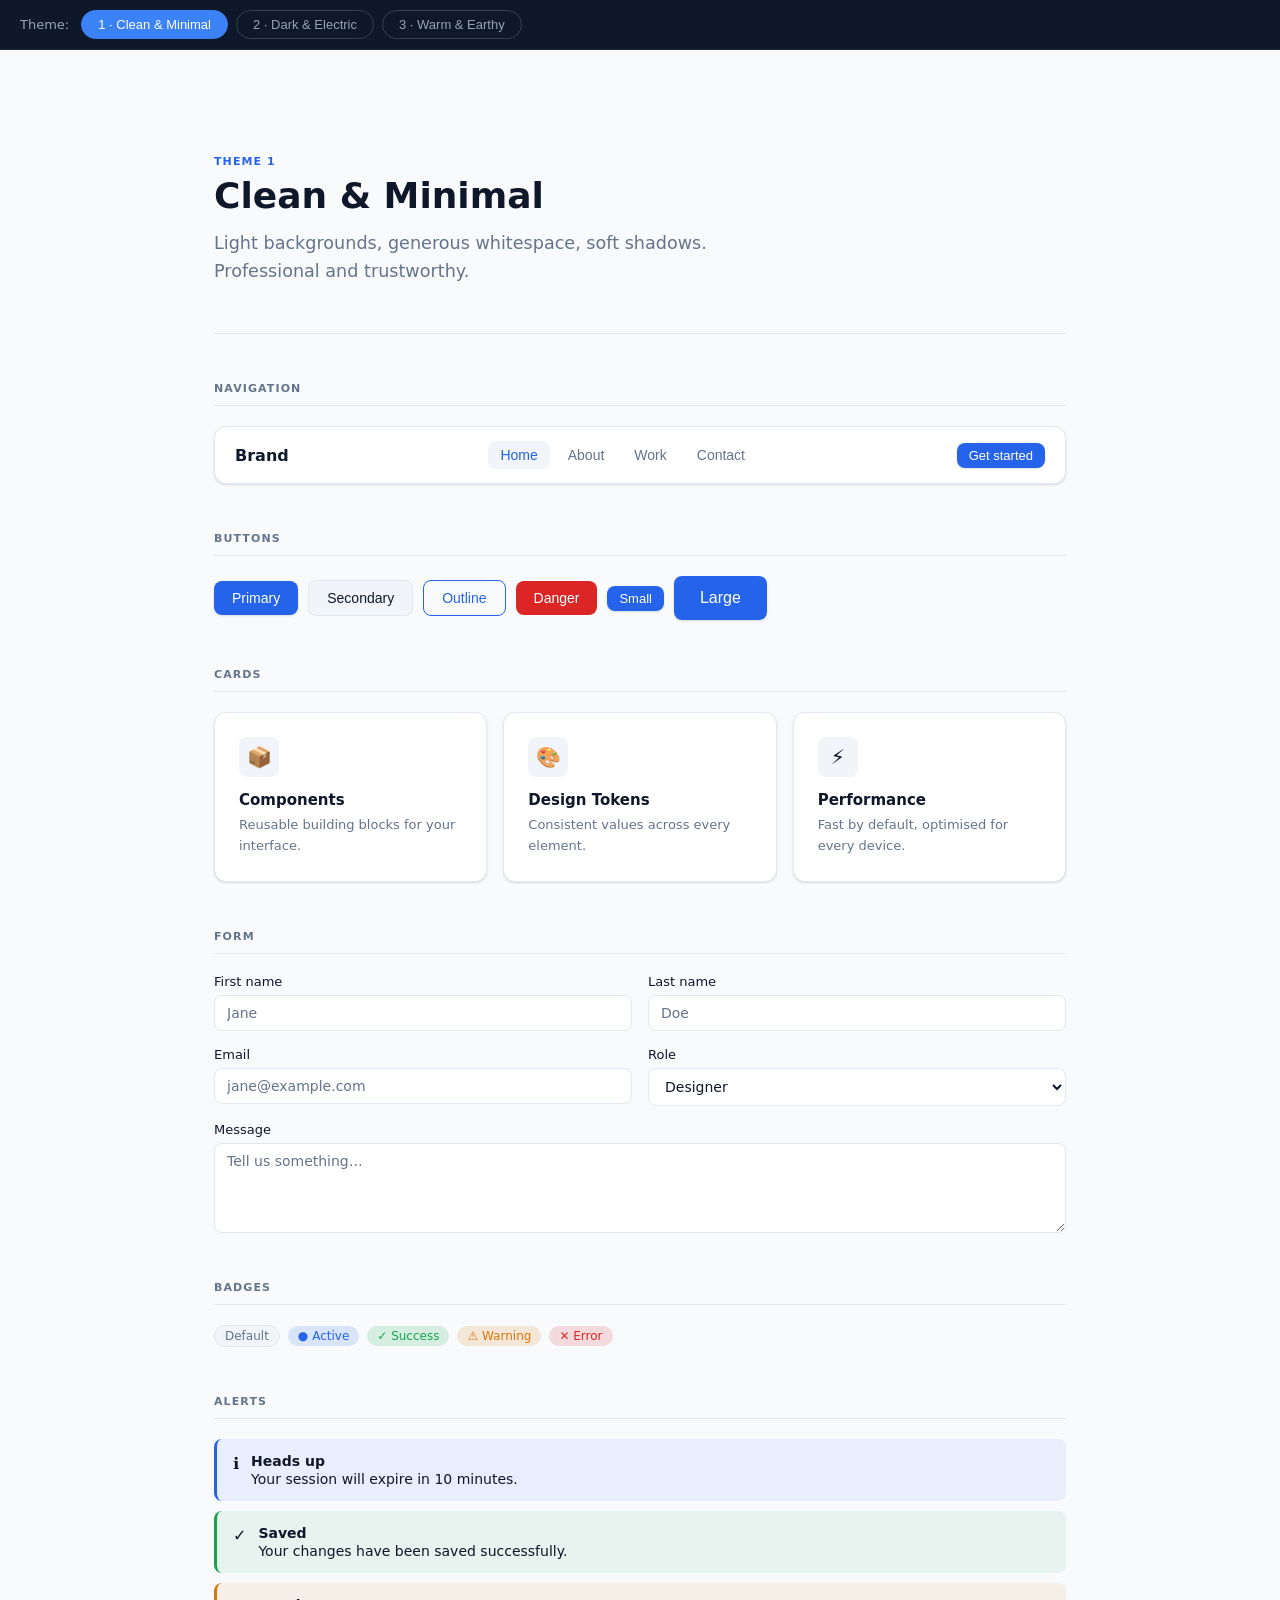
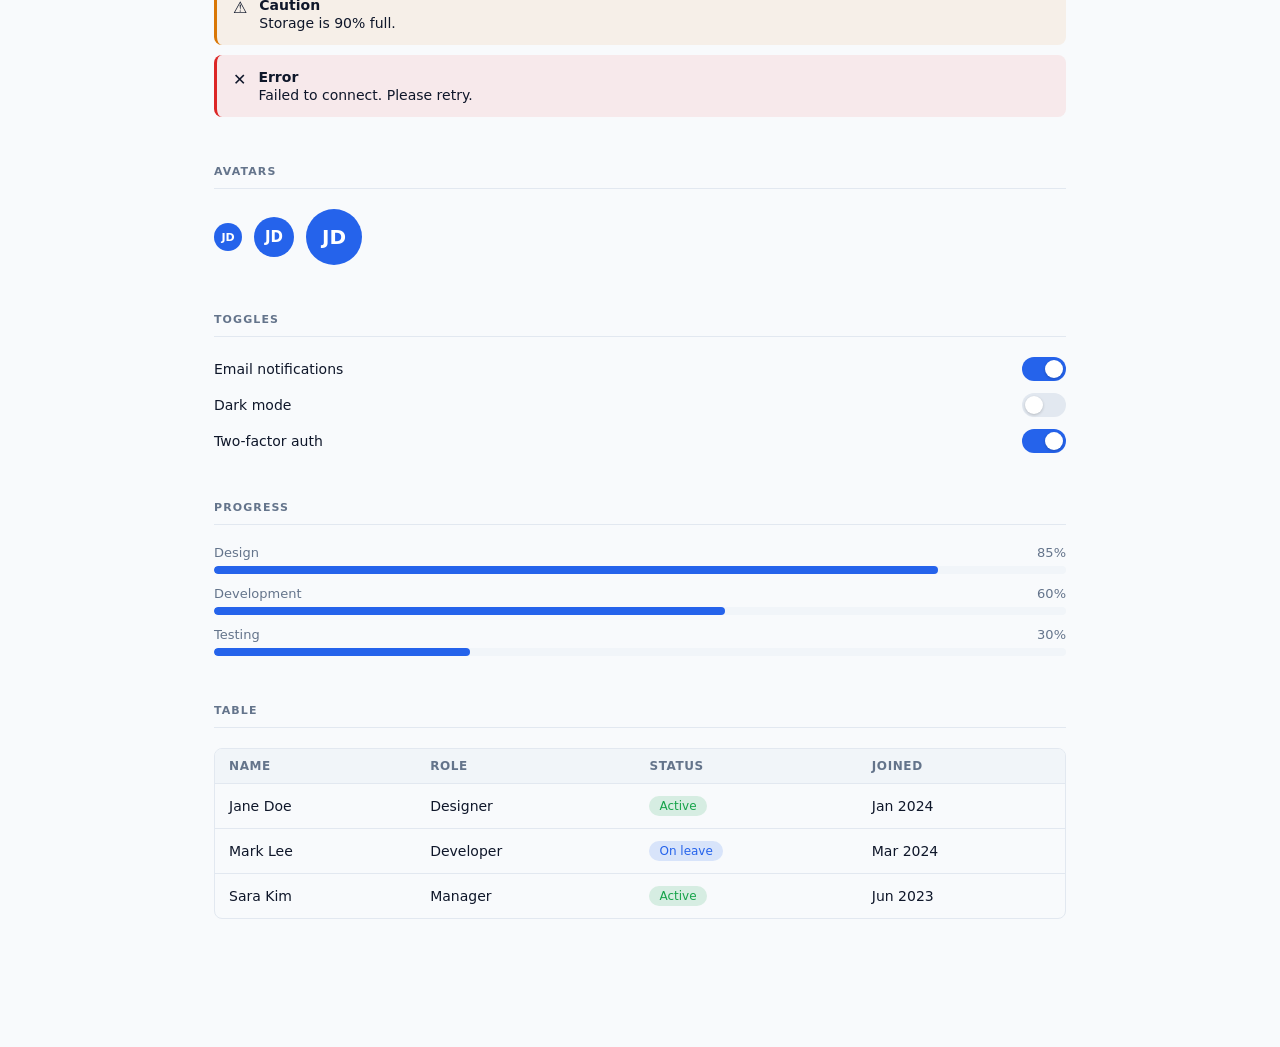
<file: themes.html>
<!DOCTYPE html>
<html lang="en">
<head>
  <meta charset="UTF-8">
  <meta name="viewport" content="width=device-width, initial-scale=1.0">
  <title>Theme Playground</title>
  <style>
    /* ── Switcher UI (always visible, never themed) ── */
    *, *::before, *::after { box-sizing: border-box; margin: 0; padding: 0; }

    body { font-family: system-ui, -apple-system, sans-serif; }

    .switcher {
      position: fixed;
      top: 0; left: 0; right: 0;
      z-index: 1000;
      display: flex;
      align-items: center;
      gap: 8px;
      padding: 10px 20px;
      background: #0f172a;
      border-bottom: 1px solid #1e293b;
    }
    .switcher span { color: #94a3b8; font-size: 13px; font-weight: 500; margin-right: 4px; }
    .switcher button {
      padding: 6px 16px;
      border: 1px solid #334155;
      border-radius: 20px;
      background: transparent;
      color: #94a3b8;
      font-size: 13px;
      cursor: pointer;
      transition: all 150ms;
    }
    .switcher button.active,
    .switcher button:hover { background: #3b82f6; border-color: #3b82f6; color: #fff; }

    /* ── Theme canvas ── */
    .theme { display: none; min-height: 100vh; padding-top: 50px; }
    .theme.active { display: block; }

    /* ════════════════════════════════════════════════
       THEME 1 — Clean & Minimal
       Light, airy, generous whitespace, soft shadows
    ════════════════════════════════════════════════ */
    .t1 {
      --bg:         #f8fafc;
      --bg-surface: #ffffff;
      --bg-subtle:  #f1f5f9;
      --border:     #e2e8f0;
      --text:       #0f172a;
      --text-muted: #64748b;
      --accent:     #2563eb;
      --accent-fg:  #ffffff;
      --accent-h:   #1d4ed8;
      --success:    #16a34a;
      --warning:    #d97706;
      --error:      #dc2626;
      --radius:     8px;
      --shadow:     0 1px 3px rgb(0 0 0/.08), 0 1px 2px rgb(0 0 0/.06);
      --shadow-md:  0 4px 12px rgb(0 0 0/.1);

      background: var(--bg);
      color: var(--text);
    }

    /* THEME 2 — Dark & Electric */
    .t2 {
      --bg:         #0a0a0f;
      --bg-surface: #13131a;
      --bg-subtle:  #1a1a24;
      --border:     #2a2a3a;
      --text:       #e2e8f0;
      --text-muted: #64748b;
      --accent:     #a855f7;
      --accent-fg:  #ffffff;
      --accent-h:   #9333ea;
      --success:    #4ade80;
      --warning:    #fbbf24;
      --error:      #f87171;
      --radius:     6px;
      --shadow:     0 0 0 1px var(--border);
      --shadow-md:  0 0 24px rgb(168 85 247/.15);

      background: var(--bg);
      color: var(--text);
    }

    /* THEME 3 — Warm & Earthy */
    .t3 {
      --bg:         #fdf6ee;
      --bg-surface: #fffaf4;
      --bg-subtle:  #f5ebe0;
      --border:     #e8d5c0;
      --text:       #2c1810;
      --text-muted: #8b6a52;
      --accent:     #c2410c;
      --accent-fg:  #ffffff;
      --accent-h:   #9a3412;
      --success:    #4d7c0f;
      --warning:    #b45309;
      --error:      #be123c;
      --radius:     12px;
      --shadow:     0 2px 8px rgb(44 24 16/.08);
      --shadow-md:  0 6px 20px rgb(44 24 16/.12);

      background: var(--bg);
      color: var(--text);
    }

    /* ── Shared component styles (use CSS vars) ── */
    .page {
      max-width: 900px;
      margin: 0 auto;
      padding: 40px 24px 80px;
    }

    .theme-label {
      display: inline-block;
      font-size: 11px;
      font-weight: 700;
      letter-spacing: .1em;
      text-transform: uppercase;
      color: var(--accent);
      margin-bottom: 6px;
    }
    h1 { font-size: 2.25rem; font-weight: 700; line-height: 1.2; color: var(--text); }
    h2 { font-size: 1.25rem; font-weight: 600; color: var(--text); margin-bottom: 16px; }
    p  { font-size: 1rem; line-height: 1.6; color: var(--text-muted); }

    .hero {
      padding: 60px 0 48px;
      border-bottom: 1px solid var(--border);
      margin-bottom: 48px;
    }
    .hero p { max-width: 520px; margin-top: 12px; font-size: 1.1rem; }

    /* Section */
    .section { margin-bottom: 48px; }
    .section-title {
      font-size: 11px;
      font-weight: 700;
      letter-spacing: .1em;
      text-transform: uppercase;
      color: var(--text-muted);
      margin-bottom: 20px;
      padding-bottom: 10px;
      border-bottom: 1px solid var(--border);
    }

    /* Buttons */
    .btn-row { display: flex; flex-wrap: wrap; gap: 10px; align-items: center; }
    .btn {
      display: inline-flex;
      align-items: center;
      gap: 6px;
      padding: 9px 18px;
      border-radius: var(--radius);
      font-size: 14px;
      font-weight: 500;
      cursor: pointer;
      border: none;
      transition: background 150ms, box-shadow 150ms, transform 80ms;
      text-decoration: none;
    }
    .btn:active { transform: translateY(1px); }
    .btn-primary {
      background: var(--accent);
      color: var(--accent-fg);
      box-shadow: var(--shadow);
    }
    .btn-primary:hover { background: var(--accent-h); }
    .btn-secondary {
      background: var(--bg-subtle);
      color: var(--text);
      border: 1px solid var(--border);
    }
    .btn-secondary:hover { background: var(--border); }
    .btn-ghost {
      background: transparent;
      color: var(--accent);
      border: 1px solid var(--accent);
    }
    .btn-ghost:hover { background: var(--accent); color: var(--accent-fg); }
    .btn-danger {
      background: var(--error);
      color: #fff;
    }
    .btn-sm { padding: 5px 12px; font-size: 13px; }
    .btn-lg { padding: 13px 26px; font-size: 16px; }

    /* Cards */
    .card-row { display: grid; grid-template-columns: repeat(auto-fit, minmax(220px, 1fr)); gap: 16px; }
    .card {
      background: var(--bg-surface);
      border: 1px solid var(--border);
      border-radius: calc(var(--radius) * 1.5);
      padding: 24px;
      box-shadow: var(--shadow);
    }
    .card-icon {
      width: 40px; height: 40px;
      border-radius: var(--radius);
      background: var(--bg-subtle);
      display: flex; align-items: center; justify-content: center;
      font-size: 20px;
      margin-bottom: 14px;
    }
    .card h3 { font-size: 15px; font-weight: 600; color: var(--text); margin-bottom: 6px; }
    .card p  { font-size: 13px; }

    /* Form */
    .form-grid { display: grid; grid-template-columns: 1fr 1fr; gap: 16px; }
    .field { display: flex; flex-direction: column; gap: 6px; }
    .field.full { grid-column: 1 / -1; }
    label { font-size: 13px; font-weight: 500; color: var(--text); }
    input, textarea, select {
      padding: 9px 12px;
      border: 1px solid var(--border);
      border-radius: var(--radius);
      background: var(--bg-surface);
      color: var(--text);
      font-size: 14px;
      font-family: inherit;
      outline: none;
      transition: border-color 150ms, box-shadow 150ms;
    }
    input:focus, textarea:focus, select:focus {
      border-color: var(--accent);
      box-shadow: 0 0 0 3px color-mix(in srgb, var(--accent) 20%, transparent);
    }
    input::placeholder, textarea::placeholder { color: var(--text-muted); }
    textarea { resize: vertical; min-height: 90px; }

    /* Badges */
    .badge-row { display: flex; flex-wrap: wrap; gap: 8px; align-items: center; }
    .badge {
      display: inline-flex;
      align-items: center;
      gap: 4px;
      padding: 3px 10px;
      border-radius: 999px;
      font-size: 12px;
      font-weight: 500;
    }
    .badge-default { background: var(--bg-subtle); color: var(--text-muted); border: 1px solid var(--border); }
    .badge-accent  { background: color-mix(in srgb, var(--accent) 15%, transparent); color: var(--accent); }
    .badge-success { background: color-mix(in srgb, var(--success) 15%, transparent); color: var(--success); }
    .badge-warning { background: color-mix(in srgb, var(--warning) 15%, transparent); color: var(--warning); }
    .badge-error   { background: color-mix(in srgb, var(--error) 15%, transparent); color: var(--error); }

    /* Alert */
    .alert {
      display: flex;
      gap: 12px;
      padding: 14px 16px;
      border-radius: var(--radius);
      border-left: 3px solid;
      margin-bottom: 10px;
      font-size: 14px;
    }
    .alert-icon { font-size: 16px; flex-shrink: 0; margin-top: 1px; }
    .alert-body { display: flex; flex-direction: column; gap: 2px; }
    .alert-title { font-weight: 600; }
    .alert-info    { background: color-mix(in srgb, var(--accent) 8%, transparent); border-color: var(--accent); color: var(--text); }
    .alert-success { background: color-mix(in srgb, var(--success) 8%, transparent); border-color: var(--success); color: var(--text); }
    .alert-warning { background: color-mix(in srgb, var(--warning) 8%, transparent); border-color: var(--warning); color: var(--text); }
    .alert-error   { background: color-mix(in srgb, var(--error) 8%, transparent); border-color: var(--error); color: var(--text); }

    /* Avatar */
    .avatar-row { display: flex; align-items: center; gap: 12px; }
    .avatar {
      border-radius: 50%;
      display: flex; align-items: center; justify-content: center;
      font-weight: 600;
      background: var(--accent);
      color: var(--accent-fg);
      flex-shrink: 0;
    }
    .avatar-sm { width: 28px; height: 28px; font-size: 11px; }
    .avatar-md { width: 40px; height: 40px; font-size: 15px; }
    .avatar-lg { width: 56px; height: 56px; font-size: 20px; }

    /* Toggle */
    .toggle-row { display: flex; flex-direction: column; gap: 12px; }
    .toggle-item { display: flex; align-items: center; justify-content: space-between; }
    .toggle-label { font-size: 14px; color: var(--text); }
    .toggle {
      position: relative;
      width: 44px; height: 24px;
      background: var(--border);
      border-radius: 999px;
      cursor: pointer;
      transition: background 200ms;
      border: none;
      flex-shrink: 0;
    }
    .toggle.on { background: var(--accent); }
    .toggle::after {
      content: '';
      position: absolute;
      top: 3px; left: 3px;
      width: 18px; height: 18px;
      background: #fff;
      border-radius: 50%;
      transition: transform 200ms;
      box-shadow: 0 1px 3px rgb(0 0 0/.2);
    }
    .toggle.on::after { transform: translateX(20px); }

    /* Progress */
    .progress-row { display: flex; flex-direction: column; gap: 12px; }
    .progress-item { display: flex; flex-direction: column; gap: 6px; }
    .progress-label { display: flex; justify-content: space-between; font-size: 13px; color: var(--text-muted); }
    .progress-track {
      height: 8px;
      background: var(--bg-subtle);
      border-radius: 999px;
      overflow: hidden;
    }
    .progress-fill {
      height: 100%;
      background: var(--accent);
      border-radius: 999px;
    }

    /* Nav */
    .nav {
      display: flex;
      align-items: center;
      justify-content: space-between;
      padding: 14px 20px;
      background: var(--bg-surface);
      border: 1px solid var(--border);
      border-radius: calc(var(--radius) * 1.5);
      box-shadow: var(--shadow);
      margin-bottom: 10px;
    }
    .nav-brand { font-weight: 700; font-size: 16px; color: var(--text); }
    .nav-links { display: flex; gap: 6px; }
    .nav-link {
      padding: 6px 12px;
      border-radius: var(--radius);
      font-size: 14px;
      color: var(--text-muted);
      cursor: pointer;
      border: none;
      background: none;
      transition: background 150ms, color 150ms;
    }
    .nav-link:hover, .nav-link.active { background: var(--bg-subtle); color: var(--text); }
    .nav-link.active { color: var(--accent); }

    /* Table */
    .table-wrap {
      border: 1px solid var(--border);
      border-radius: var(--radius);
      overflow: hidden;
    }
    table { width: 100%; border-collapse: collapse; font-size: 14px; }
    thead { background: var(--bg-subtle); }
    th { padding: 10px 14px; text-align: left; font-size: 12px; font-weight: 600; text-transform: uppercase; letter-spacing: .05em; color: var(--text-muted); }
    td { padding: 12px 14px; color: var(--text); border-top: 1px solid var(--border); }
    tbody tr:hover { background: var(--bg-subtle); }

    /* Special t2 glow effect on cards */
    .t2 .card:hover { box-shadow: var(--shadow-md); }
  </style>
</head>
<body>

<!-- Switcher -->
<div class="switcher">
  <span>Theme:</span>
  <button class="active" onclick="switchTheme('t1')">1 · Clean & Minimal</button>
  <button onclick="switchTheme('t2')">2 · Dark & Electric</button>
  <button onclick="switchTheme('t3')">3 · Warm & Earthy</button>
</div>

<!-- ── THEME 1 ── -->
<div id="t1" class="theme t1 active">
  <div class="page">
    <div class="hero">
      <div class="theme-label">Theme 1</div>
      <h1>Clean &amp; Minimal</h1>
      <p>Light backgrounds, generous whitespace, soft shadows. Professional and trustworthy.</p>
    </div>

    <div class="section">
      <div class="section-title">Navigation</div>
      <div class="nav">
        <div class="nav-brand">Brand</div>
        <div class="nav-links">
          <button class="nav-link active">Home</button>
          <button class="nav-link">About</button>
          <button class="nav-link">Work</button>
          <button class="nav-link">Contact</button>
        </div>
        <button class="btn btn-primary btn-sm">Get started</button>
      </div>
    </div>

    <div class="section">
      <div class="section-title">Buttons</div>
      <div class="btn-row">
        <button class="btn btn-primary">Primary</button>
        <button class="btn btn-secondary">Secondary</button>
        <button class="btn btn-ghost">Outline</button>
        <button class="btn btn-danger">Danger</button>
        <button class="btn btn-primary btn-sm">Small</button>
        <button class="btn btn-primary btn-lg">Large</button>
      </div>
    </div>

    <div class="section">
      <div class="section-title">Cards</div>
      <div class="card-row">
        <div class="card">
          <div class="card-icon">📦</div>
          <h3>Components</h3>
          <p>Reusable building blocks for your interface.</p>
        </div>
        <div class="card">
          <div class="card-icon">🎨</div>
          <h3>Design Tokens</h3>
          <p>Consistent values across every element.</p>
        </div>
        <div class="card">
          <div class="card-icon">⚡</div>
          <h3>Performance</h3>
          <p>Fast by default, optimised for every device.</p>
        </div>
      </div>
    </div>

    <div class="section">
      <div class="section-title">Form</div>
      <div class="form-grid">
        <div class="field"><label>First name</label><input placeholder="Jane"></div>
        <div class="field"><label>Last name</label><input placeholder="Doe"></div>
        <div class="field"><label>Email</label><input type="email" placeholder="jane@example.com"></div>
        <div class="field"><label>Role</label>
          <select><option>Designer</option><option>Developer</option><option>Manager</option></select>
        </div>
        <div class="field full"><label>Message</label><textarea placeholder="Tell us something…"></textarea></div>
      </div>
    </div>

    <div class="section">
      <div class="section-title">Badges</div>
      <div class="badge-row">
        <span class="badge badge-default">Default</span>
        <span class="badge badge-accent">● Active</span>
        <span class="badge badge-success">✓ Success</span>
        <span class="badge badge-warning">⚠ Warning</span>
        <span class="badge badge-error">✕ Error</span>
      </div>
    </div>

    <div class="section">
      <div class="section-title">Alerts</div>
      <div class="alert alert-info"><span class="alert-icon">ℹ</span><div class="alert-body"><div class="alert-title">Heads up</div><div>Your session will expire in 10 minutes.</div></div></div>
      <div class="alert alert-success"><span class="alert-icon">✓</span><div class="alert-body"><div class="alert-title">Saved</div><div>Your changes have been saved successfully.</div></div></div>
      <div class="alert alert-warning"><span class="alert-icon">⚠</span><div class="alert-body"><div class="alert-title">Caution</div><div>Storage is 90% full.</div></div></div>
      <div class="alert alert-error"><span class="alert-icon">✕</span><div class="alert-body"><div class="alert-title">Error</div><div>Failed to connect. Please retry.</div></div></div>
    </div>

    <div class="section">
      <div class="section-title">Avatars</div>
      <div class="avatar-row">
        <div class="avatar avatar-sm">JD</div>
        <div class="avatar avatar-md">JD</div>
        <div class="avatar avatar-lg">JD</div>
      </div>
    </div>

    <div class="section">
      <div class="section-title">Toggles</div>
      <div class="toggle-row">
        <div class="toggle-item"><span class="toggle-label">Email notifications</span><button class="toggle on" onclick="this.classList.toggle('on')"></button></div>
        <div class="toggle-item"><span class="toggle-label">Dark mode</span><button class="toggle" onclick="this.classList.toggle('on')"></button></div>
        <div class="toggle-item"><span class="toggle-label">Two-factor auth</span><button class="toggle on" onclick="this.classList.toggle('on')"></button></div>
      </div>
    </div>

    <div class="section">
      <div class="section-title">Progress</div>
      <div class="progress-row">
        <div class="progress-item"><div class="progress-label"><span>Design</span><span>85%</span></div><div class="progress-track"><div class="progress-fill" style="width:85%"></div></div></div>
        <div class="progress-item"><div class="progress-label"><span>Development</span><span>60%</span></div><div class="progress-track"><div class="progress-fill" style="width:60%"></div></div></div>
        <div class="progress-item"><div class="progress-label"><span>Testing</span><span>30%</span></div><div class="progress-track"><div class="progress-fill" style="width:30%"></div></div></div>
      </div>
    </div>

    <div class="section">
      <div class="section-title">Table</div>
      <div class="table-wrap">
        <table>
          <thead><tr><th>Name</th><th>Role</th><th>Status</th><th>Joined</th></tr></thead>
          <tbody>
            <tr><td>Jane Doe</td><td>Designer</td><td><span class="badge badge-success">Active</span></td><td>Jan 2024</td></tr>
            <tr><td>Mark Lee</td><td>Developer</td><td><span class="badge badge-accent">On leave</span></td><td>Mar 2024</td></tr>
            <tr><td>Sara Kim</td><td>Manager</td><td><span class="badge badge-success">Active</span></td><td>Jun 2023</td></tr>
          </tbody>
        </table>
      </div>
    </div>
  </div>
</div>

<!-- ── THEME 2 ── -->
<div id="t2" class="theme t2">
  <div class="page">
    <div class="hero">
      <div class="theme-label">Theme 2</div>
      <h1>Dark &amp; Electric</h1>
      <p>Deep backgrounds, vibrant purple accent, sharp edges. Bold and modern.</p>
    </div>

    <div class="section">
      <div class="section-title">Navigation</div>
      <div class="nav">
        <div class="nav-brand">Brand</div>
        <div class="nav-links">
          <button class="nav-link active">Home</button>
          <button class="nav-link">About</button>
          <button class="nav-link">Work</button>
          <button class="nav-link">Contact</button>
        </div>
        <button class="btn btn-primary btn-sm">Get started</button>
      </div>
    </div>

    <div class="section">
      <div class="section-title">Buttons</div>
      <div class="btn-row">
        <button class="btn btn-primary">Primary</button>
        <button class="btn btn-secondary">Secondary</button>
        <button class="btn btn-ghost">Outline</button>
        <button class="btn btn-danger">Danger</button>
        <button class="btn btn-primary btn-sm">Small</button>
        <button class="btn btn-primary btn-lg">Large</button>
      </div>
    </div>

    <div class="section">
      <div class="section-title">Cards</div>
      <div class="card-row">
        <div class="card">
          <div class="card-icon">📦</div>
          <h3>Components</h3>
          <p>Reusable building blocks for your interface.</p>
        </div>
        <div class="card">
          <div class="card-icon">🎨</div>
          <h3>Design Tokens</h3>
          <p>Consistent values across every element.</p>
        </div>
        <div class="card">
          <div class="card-icon">⚡</div>
          <h3>Performance</h3>
          <p>Fast by default, optimised for every device.</p>
        </div>
      </div>
    </div>

    <div class="section">
      <div class="section-title">Form</div>
      <div class="form-grid">
        <div class="field"><label>First name</label><input placeholder="Jane"></div>
        <div class="field"><label>Last name</label><input placeholder="Doe"></div>
        <div class="field"><label>Email</label><input type="email" placeholder="jane@example.com"></div>
        <div class="field"><label>Role</label>
          <select><option>Designer</option><option>Developer</option><option>Manager</option></select>
        </div>
        <div class="field full"><label>Message</label><textarea placeholder="Tell us something…"></textarea></div>
      </div>
    </div>

    <div class="section">
      <div class="section-title">Badges</div>
      <div class="badge-row">
        <span class="badge badge-default">Default</span>
        <span class="badge badge-accent">● Active</span>
        <span class="badge badge-success">✓ Success</span>
        <span class="badge badge-warning">⚠ Warning</span>
        <span class="badge badge-error">✕ Error</span>
      </div>
    </div>

    <div class="section">
      <div class="section-title">Alerts</div>
      <div class="alert alert-info"><span class="alert-icon">ℹ</span><div class="alert-body"><div class="alert-title">Heads up</div><div>Your session will expire in 10 minutes.</div></div></div>
      <div class="alert alert-success"><span class="alert-icon">✓</span><div class="alert-body"><div class="alert-title">Saved</div><div>Your changes have been saved successfully.</div></div></div>
      <div class="alert alert-warning"><span class="alert-icon">⚠</span><div class="alert-body"><div class="alert-title">Caution</div><div>Storage is 90% full.</div></div></div>
      <div class="alert alert-error"><span class="alert-icon">✕</span><div class="alert-body"><div class="alert-title">Error</div><div>Failed to connect. Please retry.</div></div></div>
    </div>

    <div class="section">
      <div class="section-title">Avatars</div>
      <div class="avatar-row">
        <div class="avatar avatar-sm">JD</div>
        <div class="avatar avatar-md">JD</div>
        <div class="avatar avatar-lg">JD</div>
      </div>
    </div>

    <div class="section">
      <div class="section-title">Toggles</div>
      <div class="toggle-row">
        <div class="toggle-item"><span class="toggle-label">Email notifications</span><button class="toggle on" onclick="this.classList.toggle('on')"></button></div>
        <div class="toggle-item"><span class="toggle-label">Dark mode</span><button class="toggle" onclick="this.classList.toggle('on')"></button></div>
        <div class="toggle-item"><span class="toggle-label">Two-factor auth</span><button class="toggle on" onclick="this.classList.toggle('on')"></button></div>
      </div>
    </div>

    <div class="section">
      <div class="section-title">Progress</div>
      <div class="progress-row">
        <div class="progress-item"><div class="progress-label"><span>Design</span><span>85%</span></div><div class="progress-track"><div class="progress-fill" style="width:85%"></div></div></div>
        <div class="progress-item"><div class="progress-label"><span>Development</span><span>60%</span></div><div class="progress-track"><div class="progress-fill" style="width:60%"></div></div></div>
        <div class="progress-item"><div class="progress-label"><span>Testing</span><span>30%</span></div><div class="progress-track"><div class="progress-fill" style="width:30%"></div></div></div>
      </div>
    </div>

    <div class="section">
      <div class="section-title">Table</div>
      <div class="table-wrap">
        <table>
          <thead><tr><th>Name</th><th>Role</th><th>Status</th><th>Joined</th></tr></thead>
          <tbody>
            <tr><td>Jane Doe</td><td>Designer</td><td><span class="badge badge-success">Active</span></td><td>Jan 2024</td></tr>
            <tr><td>Mark Lee</td><td>Developer</td><td><span class="badge badge-accent">On leave</span></td><td>Mar 2024</td></tr>
            <tr><td>Sara Kim</td><td>Manager</td><td><span class="badge badge-success">Active</span></td><td>Jun 2023</td></tr>
          </tbody>
        </table>
      </div>
    </div>
  </div>
</div>

<!-- ── THEME 3 ── -->
<div id="t3" class="theme t3">
  <div class="page">
    <div class="hero">
      <div class="theme-label">Theme 3</div>
      <h1>Warm &amp; Earthy</h1>
      <p>Warm creams, terracotta accent, rounded corners. Inviting and human.</p>
    </div>

    <div class="section">
      <div class="section-title">Navigation</div>
      <div class="nav">
        <div class="nav-brand">Brand</div>
        <div class="nav-links">
          <button class="nav-link active">Home</button>
          <button class="nav-link">About</button>
          <button class="nav-link">Work</button>
          <button class="nav-link">Contact</button>
        </div>
        <button class="btn btn-primary btn-sm">Get started</button>
      </div>
    </div>

    <div class="section">
      <div class="section-title">Buttons</div>
      <div class="btn-row">
        <button class="btn btn-primary">Primary</button>
        <button class="btn btn-secondary">Secondary</button>
        <button class="btn btn-ghost">Outline</button>
        <button class="btn btn-danger">Danger</button>
        <button class="btn btn-primary btn-sm">Small</button>
        <button class="btn btn-primary btn-lg">Large</button>
      </div>
    </div>

    <div class="section">
      <div class="section-title">Cards</div>
      <div class="card-row">
        <div class="card">
          <div class="card-icon">📦</div>
          <h3>Components</h3>
          <p>Reusable building blocks for your interface.</p>
        </div>
        <div class="card">
          <div class="card-icon">🎨</div>
          <h3>Design Tokens</h3>
          <p>Consistent values across every element.</p>
        </div>
        <div class="card">
          <div class="card-icon">⚡</div>
          <h3>Performance</h3>
          <p>Fast by default, optimised for every device.</p>
        </div>
      </div>
    </div>

    <div class="section">
      <div class="section-title">Form</div>
      <div class="form-grid">
        <div class="field"><label>First name</label><input placeholder="Jane"></div>
        <div class="field"><label>Last name</label><input placeholder="Doe"></div>
        <div class="field"><label>Email</label><input type="email" placeholder="jane@example.com"></div>
        <div class="field"><label>Role</label>
          <select><option>Designer</option><option>Developer</option><option>Manager</option></select>
        </div>
        <div class="field full"><label>Message</label><textarea placeholder="Tell us something…"></textarea></div>
      </div>
    </div>

    <div class="section">
      <div class="section-title">Badges</div>
      <div class="badge-row">
        <span class="badge badge-default">Default</span>
        <span class="badge badge-accent">● Active</span>
        <span class="badge badge-success">✓ Success</span>
        <span class="badge badge-warning">⚠ Warning</span>
        <span class="badge badge-error">✕ Error</span>
      </div>
    </div>

    <div class="section">
      <div class="section-title">Alerts</div>
      <div class="alert alert-info"><span class="alert-icon">ℹ</span><div class="alert-body"><div class="alert-title">Heads up</div><div>Your session will expire in 10 minutes.</div></div></div>
      <div class="alert alert-success"><span class="alert-icon">✓</span><div class="alert-body"><div class="alert-title">Saved</div><div>Your changes have been saved successfully.</div></div></div>
      <div class="alert alert-warning"><span class="alert-icon">⚠</span><div class="alert-body"><div class="alert-title">Caution</div><div>Storage is 90% full.</div></div></div>
      <div class="alert alert-error"><span class="alert-icon">✕</span><div class="alert-body"><div class="alert-title">Error</div><div>Failed to connect. Please retry.</div></div></div>
    </div>

    <div class="section">
      <div class="section-title">Avatars</div>
      <div class="avatar-row">
        <div class="avatar avatar-sm">JD</div>
        <div class="avatar avatar-md">JD</div>
        <div class="avatar avatar-lg">JD</div>
      </div>
    </div>

    <div class="section">
      <div class="section-title">Toggles</div>
      <div class="toggle-row">
        <div class="toggle-item"><span class="toggle-label">Email notifications</span><button class="toggle on" onclick="this.classList.toggle('on')"></button></div>
        <div class="toggle-item"><span class="toggle-label">Dark mode</span><button class="toggle" onclick="this.classList.toggle('on')"></button></div>
        <div class="toggle-item"><span class="toggle-label">Two-factor auth</span><button class="toggle on" onclick="this.classList.toggle('on')"></button></div>
      </div>
    </div>

    <div class="section">
      <div class="section-title">Progress</div>
      <div class="progress-row">
        <div class="progress-item"><div class="progress-label"><span>Design</span><span>85%</span></div><div class="progress-track"><div class="progress-fill" style="width:85%"></div></div></div>
        <div class="progress-item"><div class="progress-label"><span>Development</span><span>60%</span></div><div class="progress-track"><div class="progress-fill" style="width:60%"></div></div></div>
        <div class="progress-item"><div class="progress-label"><span>Testing</span><span>30%</span></div><div class="progress-track"><div class="progress-fill" style="width:30%"></div></div></div>
      </div>
    </div>

    <div class="section">
      <div class="section-title">Table</div>
      <div class="table-wrap">
        <table>
          <thead><tr><th>Name</th><th>Role</th><th>Status</th><th>Joined</th></tr></thead>
          <tbody>
            <tr><td>Jane Doe</td><td>Designer</td><td><span class="badge badge-success">Active</span></td><td>Jan 2024</td></tr>
            <tr><td>Mark Lee</td><td>Developer</td><td><span class="badge badge-accent">On leave</span></td><td>Mar 2024</td></tr>
            <tr><td>Sara Kim</td><td>Manager</td><td><span class="badge badge-success">Active</span></td><td>Jun 2023</td></tr>
          </tbody>
        </table>
      </div>
    </div>
  </div>
</div>

<script>
  function switchTheme(id) {
    document.querySelectorAll('.theme').forEach(el => el.classList.remove('active'));
    document.querySelectorAll('.switcher button').forEach(btn => btn.classList.remove('active'));
    document.getElementById(id).classList.add('active');
    event.currentTarget.classList.add('active');
  }
</script>
</body>
</html>
</file>
<file: style.css>
*, *::before, *::after { box-sizing: border-box; margin: 0; padding: 0; }

:root {
  --bg:           #fdf6ee;
  --surface:      #fffaf4;
  --subtle:       #f5ebe0;
  --border:       #e8d5c0;
  --text:         #2c1810;
  --text-muted:   #8b6a52;
  --accent:       #c2410c;
  --accent-h:     #9a3412;
  --accent-light: #fde8de;
  --radius-sm:    6px;
  --radius:       12px;
  --shadow-lg:    0 16px 48px rgb(44 24 16/.18);
  --space-2:      16px;
  --space-5:      40px;

}

body {
  font-family: system-ui, -apple-system, sans-serif;
  background: var(--bg);
  color: var(--text);
  min-height: 100vh;
  display: flex;
  flex-direction: column;
  align-items: center;
  justify-content: center;
  padding: 32px 16px;
  background-image: repeating-linear-gradient(
    45deg,
    var(--subtle) 0px, var(--subtle) 1px,
    transparent 1px, transparent 24px
  );
}

/* ── Stage: clips overflow so cards slide in/out ── */
.stage {
  width: 100%;
  max-width: 500px;
  overflow: hidden;
  position: relative;
}

/* ── Slider: holds both cards side by side ── */
.slider {
  display: flex;
  width: 200%;
  transition: transform 480ms cubic-bezier(.4, 0, .2, 1);
}
.slider.show-rsvp {
  transform: translateX(-50%);
}

/* ── Card shell ── */
.screen {
  width: 50%;
  flex-shrink: 0;
  display: flex;
  flex-direction: column;
}

.card {
  flex: 1;
  background: var(--surface);
  border-radius: 16px;
  padding: 48px 40px;
  text-align: center;
  position: relative;
  overflow: hidden;
}

/* ── Ornament divider ── */
.ornament {
  display: flex; align-items: center; gap: 12px;
  margin: 16px 0;
  color: var(--accent);
}
.ornament::before, .ornament::after {
  content: ''; flex: 1;
  height: 1px;
  background: currentColor;
  opacity: .35;
}
.ornament-icon { font-size: 18px; opacity: .7; }

/* ── Invite card content ── */
.card-tag {
  font-size: 11px; font-weight: 700;
  letter-spacing: .15em; text-transform: uppercase;
  color: var(--accent);
  margin-bottom: 10px;
}
.card-title {
  font-size: 2rem; font-weight: 700;
  line-height: 1.15;
  color: var(--text);
  margin-bottom: 8px;
  font-family: Georgia, 'Times New Roman', serif;
}
.card-subtitle {
  font-size: .95rem;
  color: var(--text-muted);
  margin-bottom: 4px;
}
.card-divider {
  margin: 20px auto;
  width: 48px; height: 2px;
  background: var(--accent);
  border-radius: 99px;
  opacity: .5;
}
.card-message {
  font-size: .9rem;
  line-height: 1.65;
  color: var(--text-muted);
  font-style: italic;
  max-width: 320px;
  margin: 0 auto;
}
.card-detail-row {
  display: flex; flex-direction: column; align-items: center; gap: 32px;
  margin: 20px 50px;
}
.card-detail { display: flex; flex-direction: column; gap: 3px; }
.card-detail-label {
  font-size: 13px; font-weight: 700;
  letter-spacing: .1em; text-transform: uppercase;
  color: var(--accent);
  opacity: .7;
}
.card-detail-value {
  font-size: 18px; font-weight: 600;
  color: var(--text);
}
.card-detail-sub { font-size: 14px; color: var(--text-muted); }

.card-rsvp-btn {
  display: inline-flex; align-items: center; gap: 8px;
  margin-top: 28px;
  padding: 12px 32px;
  background: var(--accent);
  color: #fff;
  border-radius: 99px;
  font-size: 13px; font-weight: 700;
  letter-spacing: .05em; text-transform: uppercase;
  border: none; cursor: pointer;
  transition: opacity 150ms, transform 100ms;
}
.card-rsvp-btn:hover { opacity: .88; transform: scale(1.03); }

/* ── RSVP card content ── */
.rsvp-back {
  display: flex; align-items: center; gap: 6px;
  font-size: 12px; font-weight: 600;
  color: var(--text-muted);
  background: none; border: none;
  cursor: pointer; font-family: inherit;
  margin-bottom: 20px;
  padding: 0;
  transition: color 150ms;
}
.rsvp-back:hover { color: var(--accent); }

.rsvp-card-tag {
  font-size: 11px; font-weight: 700;
  letter-spacing: .15em; text-transform: uppercase;
  color: var(--accent);
  margin-bottom: 8px;
}
.rsvp-card-title {
  font-size: 1.5rem; font-weight: 700;
  color: var(--text);
  font-family: Georgia, 'Times New Roman', serif;
  margin-bottom: 4px;
}
.rsvp-card-sub {
  font-size: .85rem;
  color: var(--text-muted);
  margin-bottom: 24px;
}

.rsvp-fields { display: flex; flex-direction: column; gap: 32px; text-align: left; }
.rsvp-field  { display: flex; flex-direction: column; gap: 5px; }
.rsvp-label  {
  font-size: 11px; font-weight: 700;
  letter-spacing: .07em; text-transform: uppercase;
  color: var(--accent);
  opacity: .8;
}
.rsvp-input {
  padding: 10px 12px;
  border: 1.5px solid var(--border);
  border-radius: 8px;
  background: var(--bg);
  color: var(--text);
  font-size: 14px;
  font-family: inherit;
  outline: none;
  transition: border-color 150ms, box-shadow 150ms;
}
.rsvp-input:focus {
  border-color: var(--accent);
  box-shadow: 0 0 0 3px color-mix(in srgb, var(--accent) 15%, transparent);
}
.rsvp-input::placeholder { color: var(--border); }

.rsvp-attend-row { display: grid; grid-template-columns: 1fr 1fr; gap: 10px; }
@media (max-width: 480px) { .rsvp-attend-row { grid-template-columns: 1fr; } }
.rsvp-attend-opt input {
  position: absolute;
  opacity: 0;
  width: 1px; height: 1px;
  overflow: hidden; clip: rect(0,0,0,0); white-space: nowrap;
}
.rsvp-attend-opt input:focus-visible + .rsvp-attend-label {
  outline: 2px solid var(--accent);
  outline-offset: 2px;
}
.rsvp-attend-label {
  display: flex; align-items: center; justify-content: center; gap: 6px;
  padding: 10px;
  border: 1.5px solid var(--border);
  border-radius: 8px;
  font-size: 13px; font-weight: 600;
  color: var(--text-muted);
  cursor: pointer;
  transition: border-color 150ms, color 150ms, background 150ms;
  background: var(--bg);
}
.rsvp-attend-opt input:checked + .rsvp-attend-label {
  border-color: var(--accent);
  color: var(--accent);
  background: color-mix(in srgb, var(--accent) 10%, transparent);
}

.rsvp-submit {
  margin-top: 20px; padding: 12px 32px;
  background: var(--accent); color: #fff;
  border: none; border-radius: 99px;
  font-size: 13px; font-weight: 700;
  letter-spacing: .06em; text-transform: uppercase;
  cursor: pointer; position: relative; overflow: hidden;
  transition: opacity 150ms, transform 100ms;
}
.rsvp-submit:hover:not(:disabled) { opacity: .88; }
.rsvp-submit:active { transform: scale(.98); }
.rsvp-submit:disabled { opacity: .7; cursor: not-allowed; }
.rsvp-submit .btn-text { transition: opacity 200ms; }
.rsvp-submit.loading .btn-text { opacity: 0; }
.rsvp-submit::after {
  content: '';
  position: absolute; inset: 0; margin: auto;
  width: 18px; height: 18px;
  border: 2px solid rgba(255,255,255,.35);
  border-top-color: #fff;
  border-radius: 50%;
  opacity: 0; transform: scale(.6);
  transition: opacity 150ms, transform 150ms;
}
.rsvp-submit.loading::after {
  opacity: 1; transform: scale(1);
  animation: spin 700ms linear infinite;
}
@keyframes spin { to { transform: rotate(360deg); } }

/* ── Success screen ── */
.rsvp-confirm {
  display: none; flex-direction: column; align-items: center;
  padding: 8px 0 16px; position: relative;
}
.confetti-wrap {
  position: absolute; inset: 0;
  pointer-events: none; overflow: hidden; border-radius: 16px;
}
.confetti-wrap span {
  position: absolute; top: 30%;
  width: 7px; height: 7px; border-radius: 2px;
  opacity: 0; animation: confettiBurst 900ms ease-out forwards;
}
@keyframes confettiBurst {
  0%   { opacity: 1; transform: translate(0,0) rotate(0deg) scale(1); }
  100% { opacity: 0; transform: translate(var(--tx),var(--ty)) rotate(var(--r)) scale(.5); }
}
.success-icon {
  width: 72px; height: 72px; margin-bottom: 16px;
  animation: popIn 400ms cubic-bezier(.34,1.56,.64,1) both;
}
@keyframes popIn {
  0%   { transform: scale(0); opacity: 0; }
  100% { transform: scale(1); opacity: 1; }
}
.success-icon circle {
  fill: color-mix(in srgb, var(--accent) 12%, transparent);
  stroke: var(--accent); stroke-width: 1.5;
}
.success-icon path {
  fill: none; stroke: var(--accent);
  stroke-width: 3; stroke-linecap: round; stroke-linejoin: round;
  stroke-dasharray: 36; stroke-dashoffset: 36;
  animation: drawCheck 450ms 300ms cubic-bezier(.65,0,.35,1) forwards;
}
@keyframes drawCheck { to { stroke-dashoffset: 0; } }
.success-icon.declined circle { fill: color-mix(in srgb, #6b7280 12%, transparent); stroke: #6b7280; }
.success-icon.declined path  { stroke: #6b7280; }

.rsvp-confirm > *:not(.confetti-wrap) { animation: fadeUp 380ms ease both; }
.rsvp-confirm .success-icon  { animation-delay: 0ms; }
.rsvp-confirm .success-title { animation-delay: 80ms; }
.rsvp-confirm .success-msg   { animation-delay: 140ms; }
.rsvp-confirm .success-pills { animation-delay: 200ms; }
.rsvp-confirm .rsvp-edit-link { animation-delay: 260ms; }
@keyframes fadeUp {
  0%   { opacity: 0; transform: translateY(12px); }
  100% { opacity: 1; transform: translateY(0); }
}
@keyframes shakeField {
  0%,100% { transform: translateX(0); border-color: #be123c; }
  20%,60%  { transform: translateX(-6px); }
  40%,80%  { transform: translateX(6px); }
}

.success-title {
  font-size: 1.4rem; font-weight: 700;
  color: var(--text);
  font-family: Georgia, 'Times New Roman', serif;
  margin-bottom: 6px;
}
.success-msg { font-size: .875rem; color: var(--text-muted); line-height: 1.65; max-width: 280px; }
.success-pills { display: flex; flex-wrap: wrap; justify-content: center; gap: 8px; margin-top: 12px; }
.success-pill {
  display: inline-flex; align-items: center; gap: 5px;
  padding: 5px 12px;
  background: color-mix(in srgb, var(--accent) 10%, transparent);
  border: 1px solid color-mix(in srgb, var(--accent) 25%, transparent);
  border-radius: 99px;
  font-size: 12px; font-weight: 600;
  color: var(--accent);
}
.rsvp-edit-link {
  font-size: 12px; color: var(--text-muted);
  text-decoration: underline; cursor: pointer;
  border: none; background: none; font-family: inherit;
  margin-top: 16px;
}
.rsvp-edit-link:hover { color: var(--accent); }

/* QR code */
.qr-img {
  width: 100px; height: 100px;
  margin-top: 8px; border-radius: 6px;
  display: block; margin-left: auto; margin-right: auto;
}
.qr-fallback {
  display: block; margin-top: 8px; text-align: center;
  font-size: 0.8rem; color: var(--accent);
}

/* ── Progress stepper ── */
.stepper {
  display: flex; align-items: flex-start; justify-content: center;
  gap: 0; margin-bottom: 20px;
}
.step {
  display: flex; flex-direction: column; align-items: center; gap: 4px;
  position: relative;
  width: 28px; /* pin to dot width so labels don't shift the dot off-center */
  padding: 0 var(--space-5);
}
.step-dot {
  width: 28px; height: 28px; border-radius: 50%;
  border: 2px solid var(--border);
  background: var(--surface);
  display: flex; align-items: center; justify-content: center;
  font-size: 11px; font-weight: 700;
  color: var(--text-muted);
  transition: border-color 300ms, background 300ms, color 300ms;
}
.step.active .step-dot {
  border-color: var(--accent);
  background: var(--accent);
  color: #fff;
}
.step.done .step-dot {
  border-color: var(--accent);
  background: color-mix(in srgb, var(--accent) 12%, transparent);
  color: var(--accent);
}
.step-label {
  font-size: 10px; font-weight: 600;
  letter-spacing: .06em; text-transform: uppercase;
  color: var(--text-muted);
  transition: color 300ms;
  white-space: nowrap;
}
.step.active .step-label { color: var(--accent); }
.step-connector {
  width: 48px; height: 2px;
  background: var(--border);
  margin: 13px 4px 0; /* 13px = (28px dot - 2px line) / 2, centers on dot */
  flex-shrink: 0;
  border-radius: 99px;
  transition: background 300ms;
}
.step-connector.done { background: var(--accent); opacity: .4; }

@media (max-width: 480px) {
  .card { padding: 36px 24px; }
  .card-title { font-size: 1.6rem; }
}

@media (prefers-reduced-motion: reduce) {
  .slider, .card-rsvp-btn, .rsvp-submit, .success-icon,
  .rsvp-confirm > *, .confetti-wrap span, .step-dot {
    transition: none !important;
    animation: none !important;
  }
}
</file>
